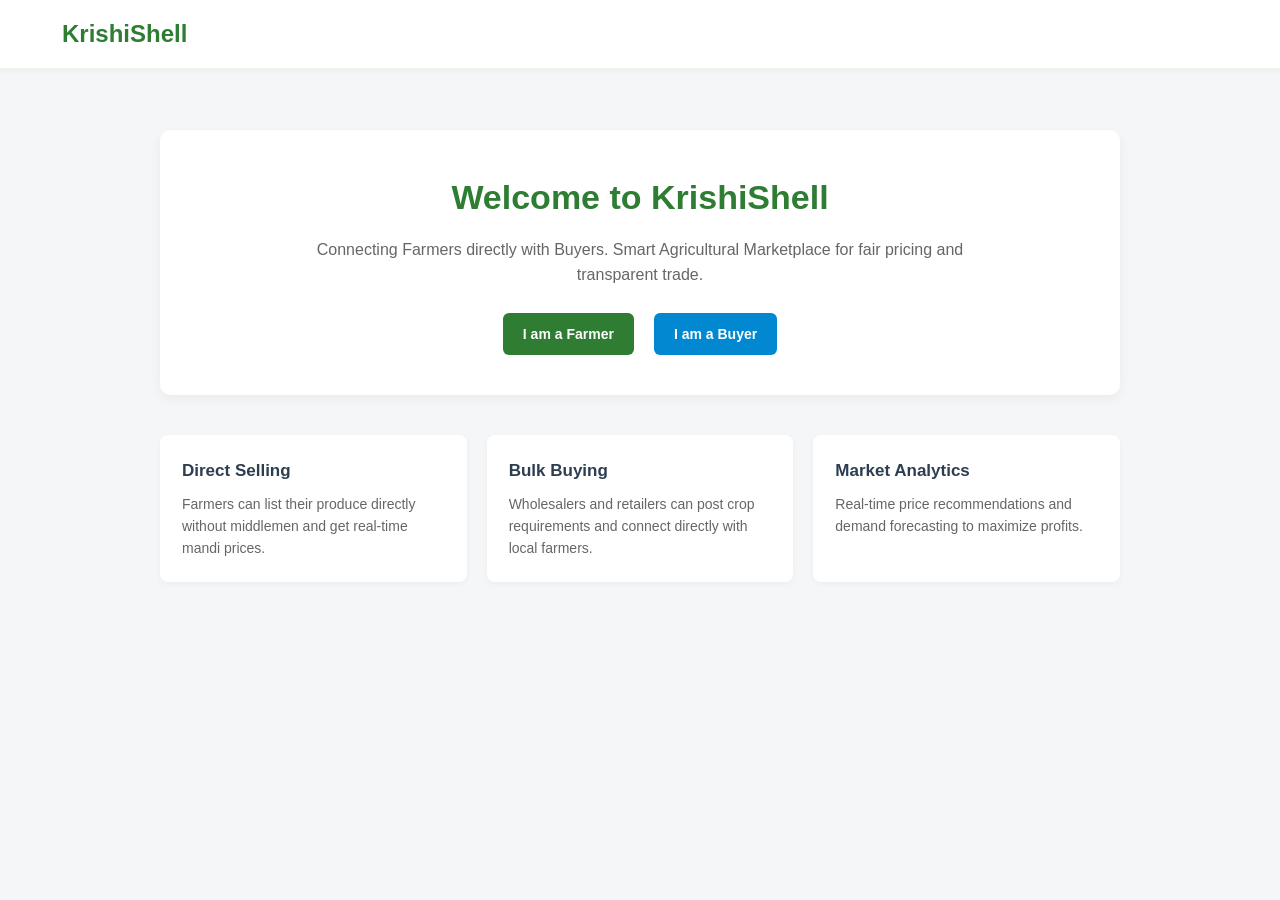
<file: frontend/index.html>
<!DOCTYPE html>
<html lang="en">
<head>
  <meta charset="UTF-8">
  <meta name="viewport" content="width=device-width, initial-scale=1.0">
  <title>KrishiShell</title>
  <link rel="stylesheet" href="public/css/style.css">
  <link rel="stylesheet" href="public/css/responsive.css">
</head>
<body>

  <header class="navbar">
    <a href="index.html" class="logo">
      <span class="logo-icon"></span>
      KrishiShell
    </a>
  </header>

  <main class="container hero-section">
    <div class="hero-card">
      <h1 class="hero-title">Welcome to KrishiShell</h1>
      <p class="hero-desc">
        Connecting Farmers directly with Buyers. Smart Agricultural Marketplace for fair pricing and transparent trade.
      </p>

      <div class="cta-group">
        <a href="public/pages/login.html?role=farmer" class="btn btn-primary">I am a Farmer</a>
        <a href="public/pages/buyer-unavailable.html" class="btn btn-secondary">I am a Buyer</a>
      </div>
    </div>

    <div class="features-grid">
      <div class="feature-box">
        <h3>Direct Selling</h3>
        <p>Farmers can list their produce directly without middlemen and get real-time mandi prices.</p>
      </div>

      <div class="feature-box">
        <h3>Bulk Buying</h3>
        <p>Wholesalers and retailers can post crop requirements and connect directly with local farmers.</p>
      </div>

      <div class="feature-box">
        <h3>Market Analytics</h3>
        <p>Real-time price recommendations and demand forecasting to maximize profits.</p>
      </div>
    </div>
  </main>

</body>
</html>
</file>
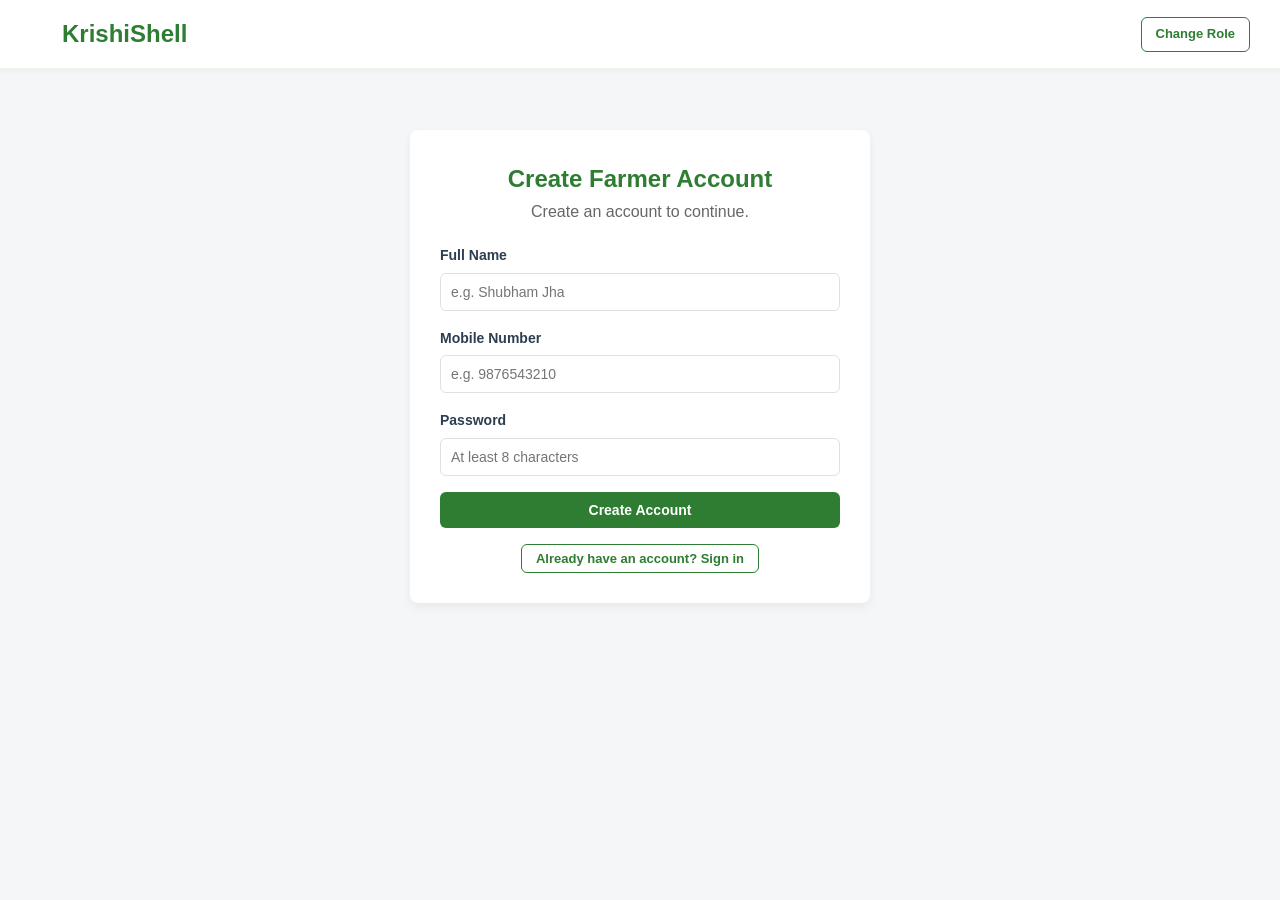
<file: frontend/public/pages/add-crop.html>
<!DOCTYPE html>
<html lang="en">
<head>
  <meta charset="UTF-8">
  <meta name="viewport" content="width=device-width, initial-scale=1.0">
  <title>Add Crop - KrishiShell</title>
  <link rel="stylesheet" href="../css/style.css">
  <link rel="stylesheet" href="../css/responsive.css">
</head>
<body onload="if (checkAuth()) loadCropOptions()">

  <header class="navbar">
    <a href="farmer-dashboard.html" class="logo">
      <span class="logo-icon"></span>
      KrishiShell
    </a>
    <a href="farmer-dashboard.html" class="btn btn-outline btn-sm">Back to Dashboard</a>
  </header>

  <main class="container form-card-container">
    <div class="card-box">
      <h2 class="text-primary">List Crop for Market Match</h2>
      <p class="text-muted" style="margin-bottom: 20px; font-size: 14px;">
        Provide produce details to compare buyers and mandi rates.
      </p>

      <form onsubmit="handleAddCrop(event)">
        <div class="form-group">
          <label for="cropName">Crop Name</label>
          <select id="cropName" required>
            <option value="">Loading crops...</option>
          </select>
        </div>

        <div class="form-group">
          <label for="cropQty">Available Quantity (in kg)</label>
          <input type="number" id="cropQty" placeholder="e.g. 500" required>
        </div>

        <div class="form-group">
          <label for="cropLocation">Farm / Mandi Location</label>
          <input type="text" id="cropLocation" placeholder="e.g. Pune, Maharashtra" required>
        </div>

        <div class="form-group">
          <label for="cropDate">Expected Ready Date</label>
          <input type="date" id="cropDate" required>
        </div>

        <div id="formMessage" class="form-message" role="status" aria-live="polite"></div>
        <button type="submit" class="btn btn-primary btn-full">Find Best Matching Buyers</button>
      </form>
    </div>
  </main>

  <script src="../js/auth.js"></script>
  <script src="../js/api.js"></script>
  <script src="../js/farmer.js"></script>
</body>
</html>
</file>
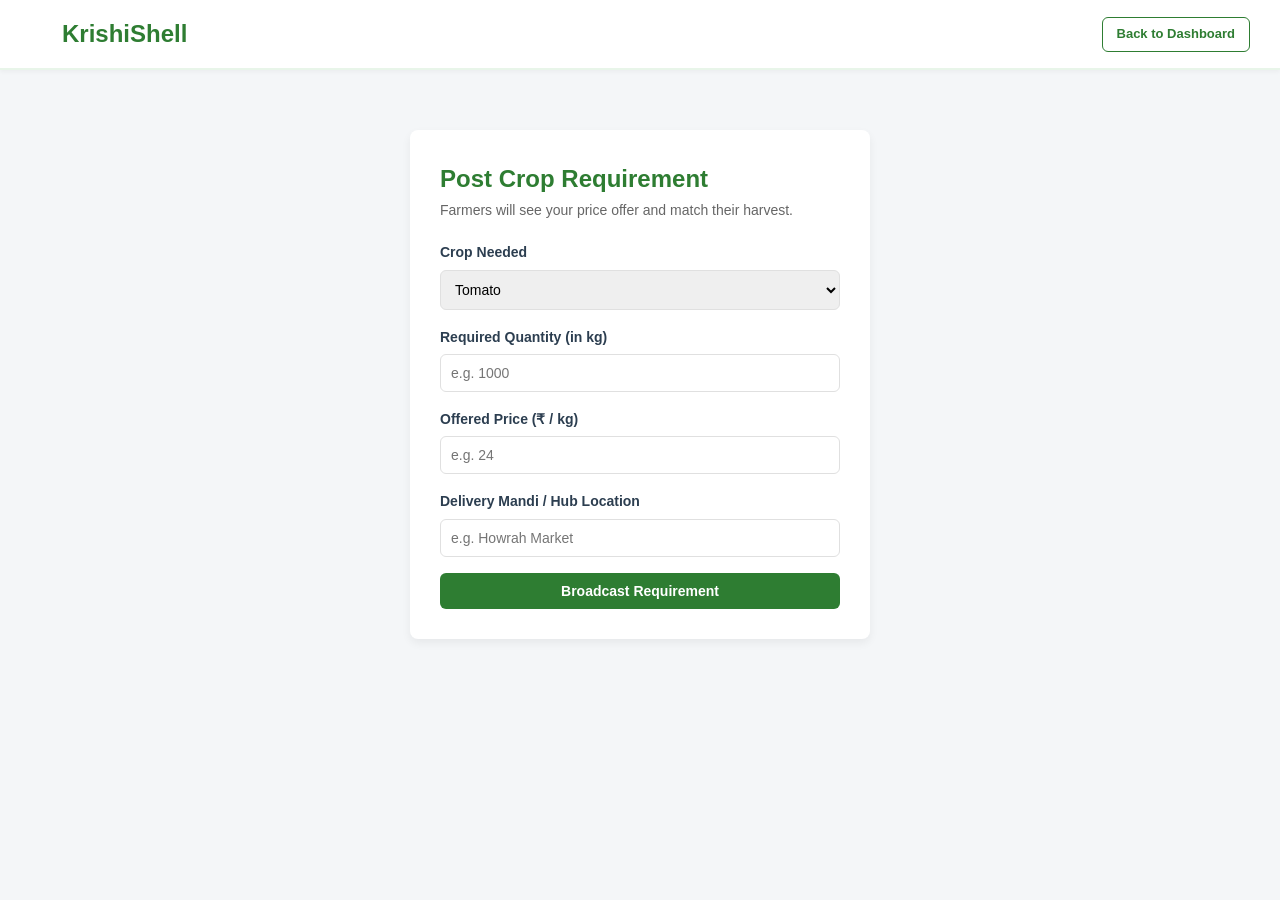
<file: frontend/public/pages/add-requirement.html>
<!DOCTYPE html>
<html lang="en">
<head>
  <meta charset="UTF-8">
  <meta name="viewport" content="width=device-width, initial-scale=1.0">
  <title>Post Demand - KrishiShell</title>
  <link rel="stylesheet" href="../css/style.css">
  <link rel="stylesheet" href="../css/responsive.css">
</head>
<body>

  <header class="navbar">
    <a href="buyer-dashboard.html" class="logo">
      <span class="logo-icon"></span>
      KrishiShell
    </a>
    <a href="buyer-dashboard.html" class="btn btn-outline btn-sm">Back to Dashboard</a>
  </header>

  <main class="container form-card-container">
    <div class="card-box">
      <h2 class="text-primary">Post Crop Requirement</h2>
      <p class="text-muted" style="margin-bottom: 20px; font-size: 14px;">
        Farmers will see your price offer and match their harvest.
      </p>

      <form onsubmit="handleAddRequirement(event)">
        <div class="form-group">
          <label for="reqCrop">Crop Needed</label>
          <select id="reqCrop" required>
            <option value="Tomato">Tomato</option>
            <option value="Potato">Potato</option>
            <option value="Onion">Onion</option>
            <option value="Wheat">Wheat</option>
          </select>
        </div>

        <div class="form-group">
          <label for="reqQty">Required Quantity (in kg)</label>
          <input type="number" id="reqQty" placeholder="e.g. 1000" required>
        </div>

        <div class="form-group">
          <label for="reqPrice">Offered Price (₹ / kg)</label>
          <input type="number" id="reqPrice" placeholder="e.g. 24" required>
        </div>

        <div class="form-group">
          <label for="reqLocation">Delivery Mandi / Hub Location</label>
          <input type="text" id="reqLocation" placeholder="e.g. Howrah Market" required>
        </div>

        <button type="submit" class="btn btn-primary btn-full">Broadcast Requirement</button>
      </form>
    </div>
  </main>

  <script src="../js/buyer.js"></script>
</body>
</html>
</file>
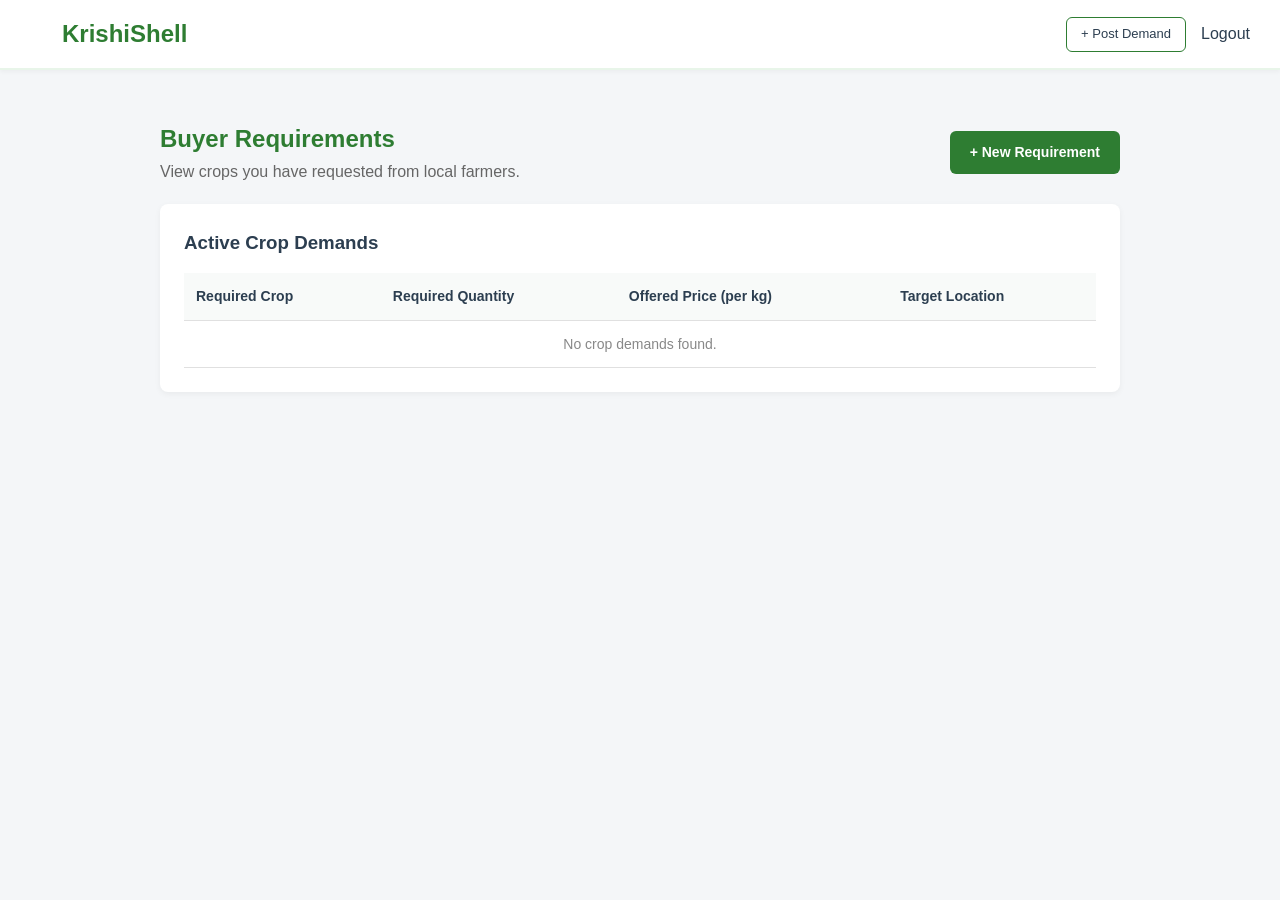
<file: frontend/public/pages/buyer-dashboard.html>
<!DOCTYPE html>
<html lang="en">
<head>
  <meta charset="UTF-8">
  <meta name="viewport" content="width=device-width, initial-scale=1.0">
  <title>Buyer Dashboard - KrishiShell</title>
  <link rel="stylesheet" href="../css/style.css">
  <link rel="stylesheet" href="../css/responsive.css">
</head>
<body onload="loadBuyerReqs()">

  <header class="navbar">
    <a href="../../index.html" class="logo">
      <span class="logo-icon"></span>
      KrishiShell
    </a>
    <div class="nav-links">
      <a href="add-requirement.html" class="btn btn-outline btn-sm">+ Post Demand</a>
      <a href="#" onclick="logout()">Logout</a>
    </div>
  </header>

  <main class="container">
    <div class="dashboard-header">
      <div>
        <h2 class="text-primary">Buyer Requirements</h2>
        <p class="text-muted">View crops you have requested from local farmers.</p>
      </div>
      <a href="add-requirement.html" class="btn btn-primary">+ New Requirement</a>
    </div>

    <section class="table-card">
      <h3>Active Crop Demands</h3>
      <table>
        <thead>
          <tr>
            <th>Required Crop</th>
            <th>Required Quantity</th>
            <th>Offered Price (per kg)</th>
            <th>Target Location</th>
          </tr>
        </thead>
        <tbody id="reqTableBody"></tbody>
      </table>
    </section>
  </main>

  <script src="../js/auth.js"></script>
  <script src="../js/buyer.js"></script>
</body>
</html>
</file>
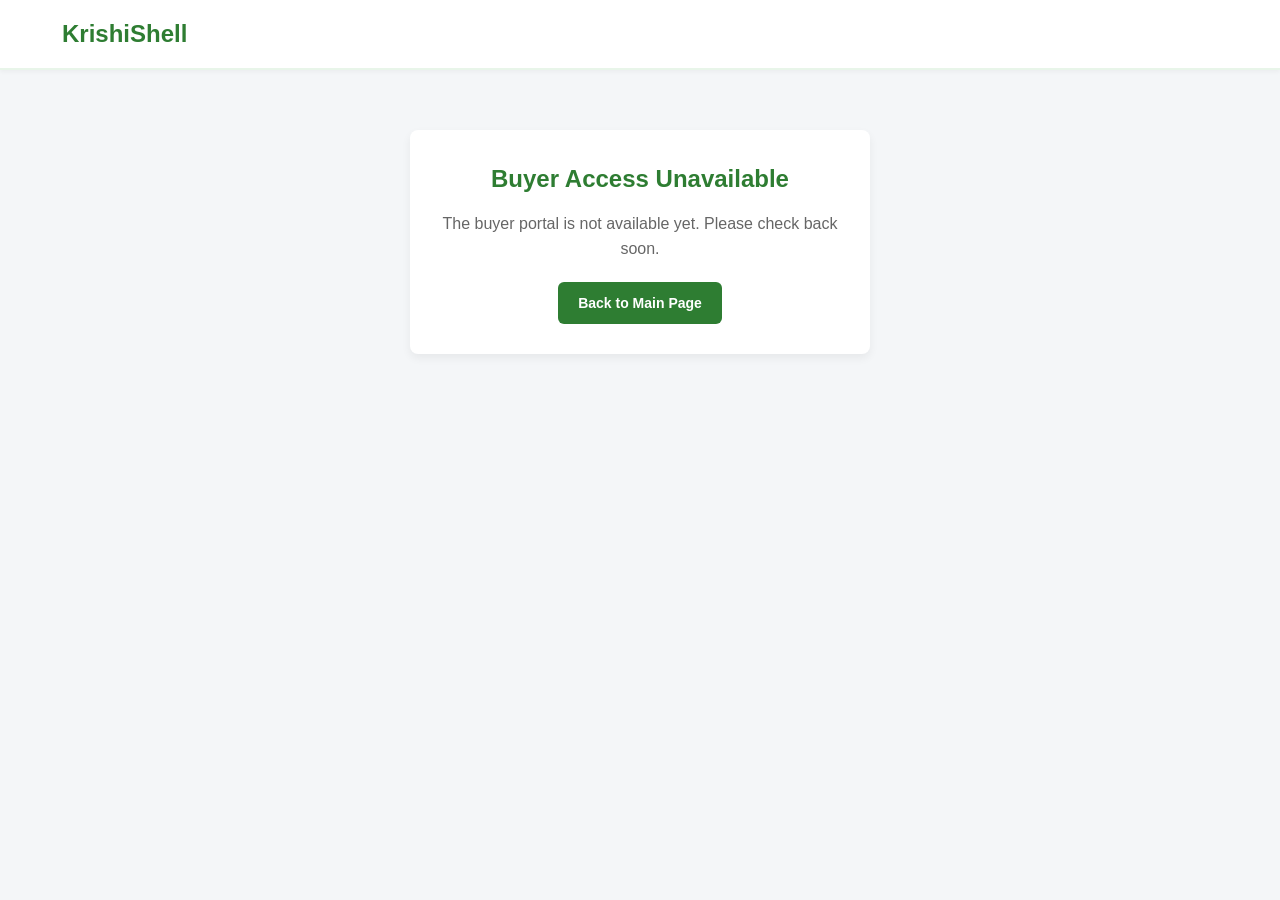
<file: frontend/public/pages/buyer-unavailable.html>
<!DOCTYPE html>
<html lang="en">
<head>
  <meta charset="UTF-8">
  <meta name="viewport" content="width=device-width, initial-scale=1.0">
  <title>Buyer Access - KrishiShell</title>
  <link rel="stylesheet" href="../css/style.css">
  <link rel="stylesheet" href="../css/responsive.css">
</head>
<body>
  <header class="navbar">
    <a href="../../index.html" class="logo">
      <span class="logo-icon"></span>
      KrishiShell
    </a>
  </header>

  <main class="container form-card-container">
    <div class="card-box text-center">
      <h2 class="text-primary">Buyer Access Unavailable</h2>
      <p class="text-muted" style="margin: 12px 0 20px;">
        The buyer portal is not available yet. Please check back soon.
      </p>
      <a href="../../index.html" class="btn btn-primary">Back to Main Page</a>
    </div>
  </main>
</body>
</html>
</file>
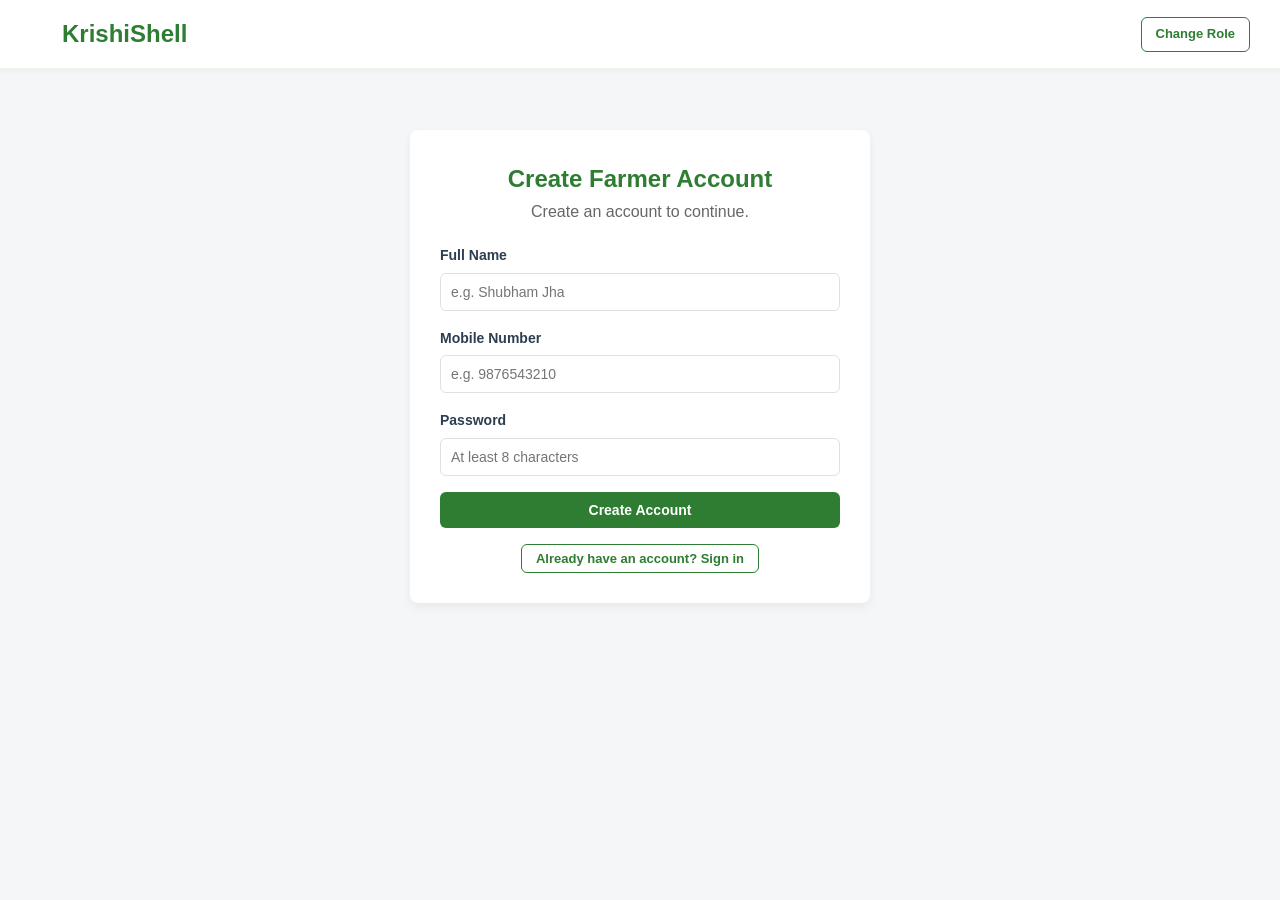
<file: frontend/public/pages/farmer-dashboard.html>
<!DOCTYPE html>
<html lang="en">
<head>
  <meta charset="UTF-8">
  <meta name="viewport" content="width=device-width, initial-scale=1.0">
  <title>Farmer Dashboard - KrishiShell</title>
  <link rel="stylesheet" href="../css/style.css">
  <link rel="stylesheet" href="../css/responsive.css">
</head>
<body onload="if (checkAuth()) loadFarmerCrops()">

  <header class="navbar">
    <a href="../../index.html" class="logo">
      <span class="logo-icon"></span>
      KrishiShell
    </a>
    <div class="nav-links">
      <a href="farmer-dashboard.html" class="active">My Crops</a>
      <a href="add-crop.html" class="btn btn-outline btn-sm">+ Add Crop</a>
      <a href="#" onclick="logout()">Logout</a>
    </div>
  </header>

  <main class="container">
    <div class="dashboard-header">
      <div>
        <h2 class="text-primary">Farmer Portal</h2>
        <p class="text-muted">Manage your current harvest and compare market prices.</p>
      </div>
      <a href="add-crop.html" class="btn btn-primary">+ Add New Produce</a>
    </div>

    <section class="stats-grid">
      <div class="stat-card">
        <h4>My Listed Crops</h4>
        <div class="val" id="statCropCount">0 Items</div>
      </div>
      <div class="stat-card">
        <h4>Active Buyer Demands</h4>
        <div class="val" id="statDemandCount">0 Buyers</div>
      </div>
    </section>

    <section class="table-card">
      <h3>Your Current Harvest Listings</h3>
      <table>
        <thead>
          <tr>
            <th>Crop Name</th>
            <th>Quantity (kg)</th>
            <th>Location</th>
            <th>Expected Date</th>
            <th>Match Action</th>
          </tr>
        </thead>
        <tbody id="cropTableBody"></tbody>
      </table>
    </section>
  </main>

  <script src="../js/auth.js"></script>
  <script src="../js/api.js"></script>
  <script src="../js/farmer.js"></script>
</body>
</html>
</file>
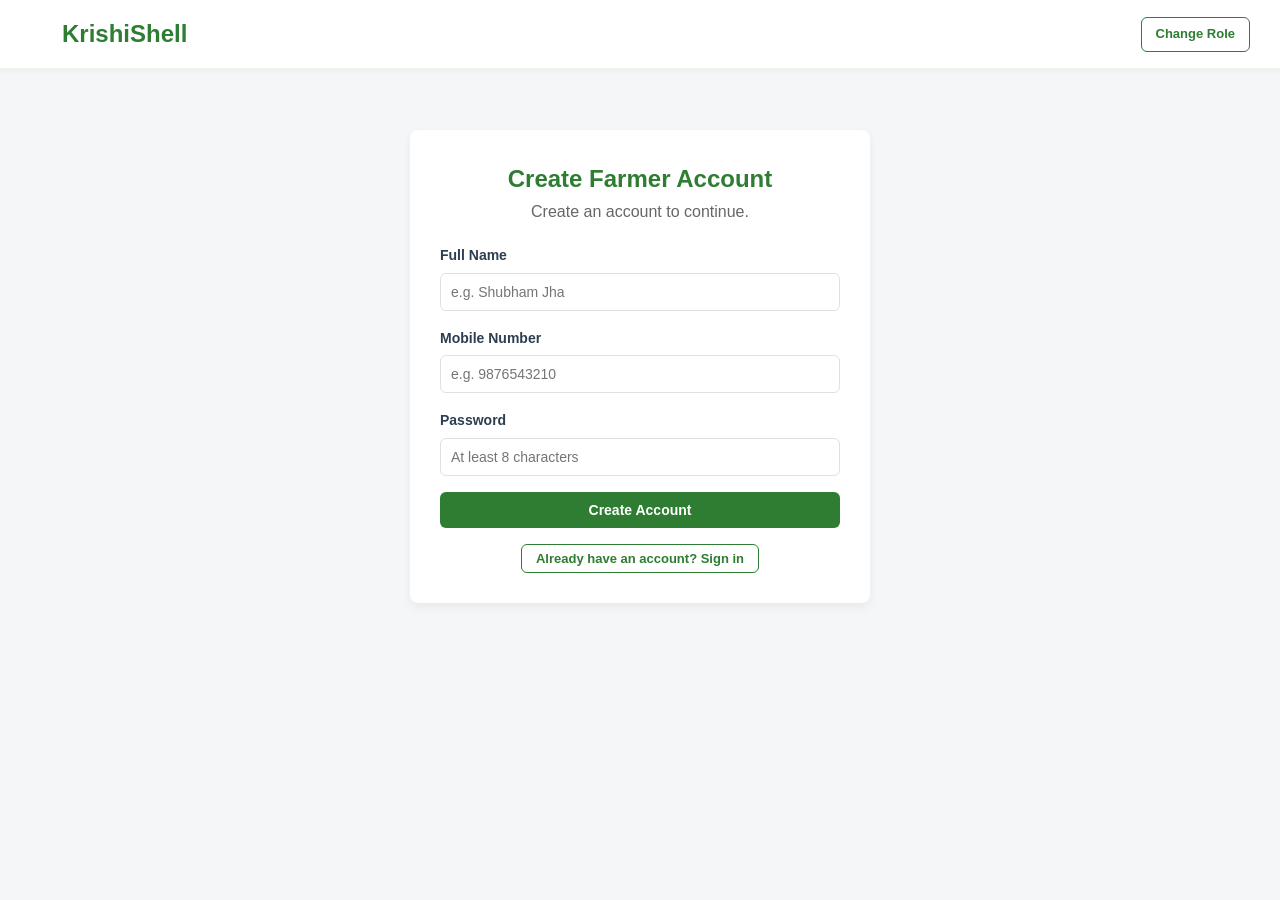
<file: frontend/public/pages/login.html>
<!DOCTYPE html>
<html lang="en">
<head>
  <meta charset="UTF-8">
  <meta name="viewport" content="width=device-width, initial-scale=1.0">
  <title>Login - KrishiShell</title>
  <link rel="stylesheet" href="../css/style.css">
  <link rel="stylesheet" href="../css/responsive.css">
</head>
<body onload="setupSelectedRole()">

  <header class="navbar">
    <a href="../../index.html" class="logo">
      <span class="logo-icon"></span>
      KrishiShell
    </a>
    <a href="../../index.html" class="btn btn-outline btn-sm">Change Role</a>
  </header>

  <div class="container form-card-container">
    <div class="card-box">
      <h2 id="loginTitle" class="text-primary text-center">Create Farmer Account</h2>
      <p id="loginSubtitle" class="text-center text-muted" style="margin-bottom: 20px;">Create an account to continue.</p>
      
      <form onsubmit="handleLogin(event)">
        <div class="form-group">
          <label for="userName">Full Name</label>
          <input type="text" id="userName" placeholder="e.g. Shubham Jha" required>
        </div>

        <div class="form-group">
          <label for="userContact">Mobile Number</label>
          <input type="text" id="userContact" placeholder="e.g. 9876543210" required>
        </div>

        <div class="form-group">
          <label for="userPass">Password</label>
          <input type="password" id="userPass" minlength="8" placeholder="At least 8 characters" required>
        </div>

        <div id="loginMessage" class="form-message" role="alert" aria-live="polite"></div>
        <button id="authSubmit" type="submit" class="btn btn-primary btn-full">Create Account</button>
      </form>
      <p class="text-center" style="margin-top: 16px;">
        <button id="authModeToggle" type="button" class="btn btn-outline btn-sm">Already have an account? Sign in</button>
      </p>
    </div>
  </div>

  <script src="../js/auth.js"></script>
  <script>
    function setupSelectedRole() {
      const params = new URLSearchParams(window.location.search);
      const titleElem = document.getElementById('loginTitle');
      if (params.get('role') === 'buyer') {
        titleElem.innerText = 'Farmer accounts only';
      }
    }
  </script>
</body>
</html>
</file>
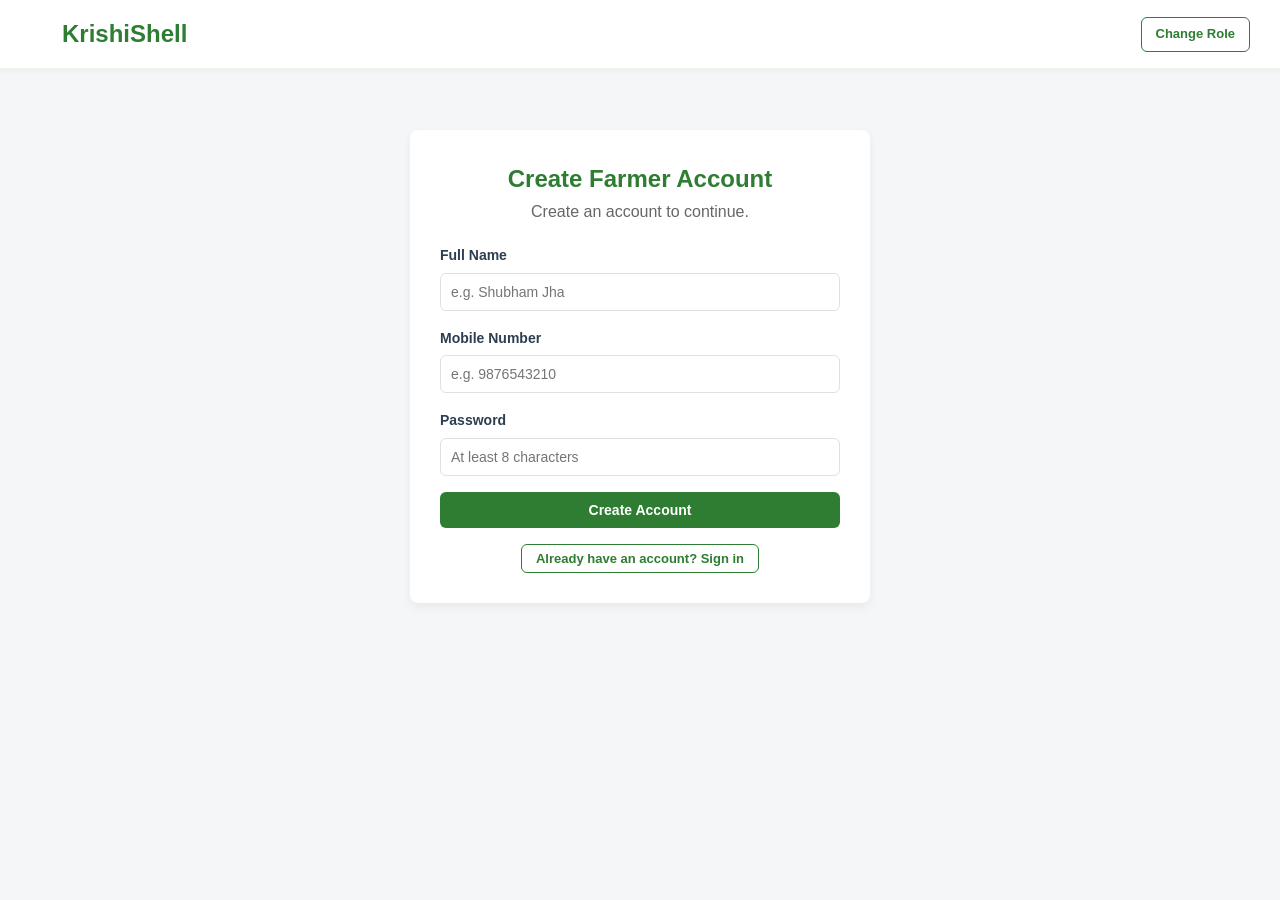
<file: frontend/public/pages/results.html>
<!DOCTYPE html>
<html lang="en">
<head>
  <meta charset="UTF-8">
  <meta name="viewport" content="width=device-width, initial-scale=1.0">
  <title>Market Matches - KrishiShell</title>
  <link rel="stylesheet" href="../css/style.css">
  <link rel="stylesheet" href="../css/responsive.css">
</head>
<body onload="if (checkAuth()) loadMatchResults()">

  <header class="navbar">
    <a href="farmer-dashboard.html" class="logo">
      <span class="logo-icon"></span>
      KrishiShell
    </a>
    <a href="farmer-dashboard.html" class="btn btn-outline btn-sm">Back to Dashboard</a>
  </header>

  <main class="container">
    <div class="dashboard-header">
      <div>
        <h2 id="cropTitle" class="text-primary">Matching Buyers & Mandi Rates</h2>
        <p class="text-muted">Calculated based on mandi price, distance, and estimated transport costs.</p>
      </div>
    </div>

    <div id="resultsLoading" class="loading-state" role="status" aria-live="polite">
      <span class="loading-spinner" aria-hidden="true"></span>
      <p>Finding the best market matches...</p>
    </div>
    <div class="results-grid" id="resultsList" hidden></div>
  </main>

  <script src="../js/auth.js"></script>
  <script src="../js/api.js"></script>
  <script src="../js/main.js"></script>
</body>
</html>
</file>
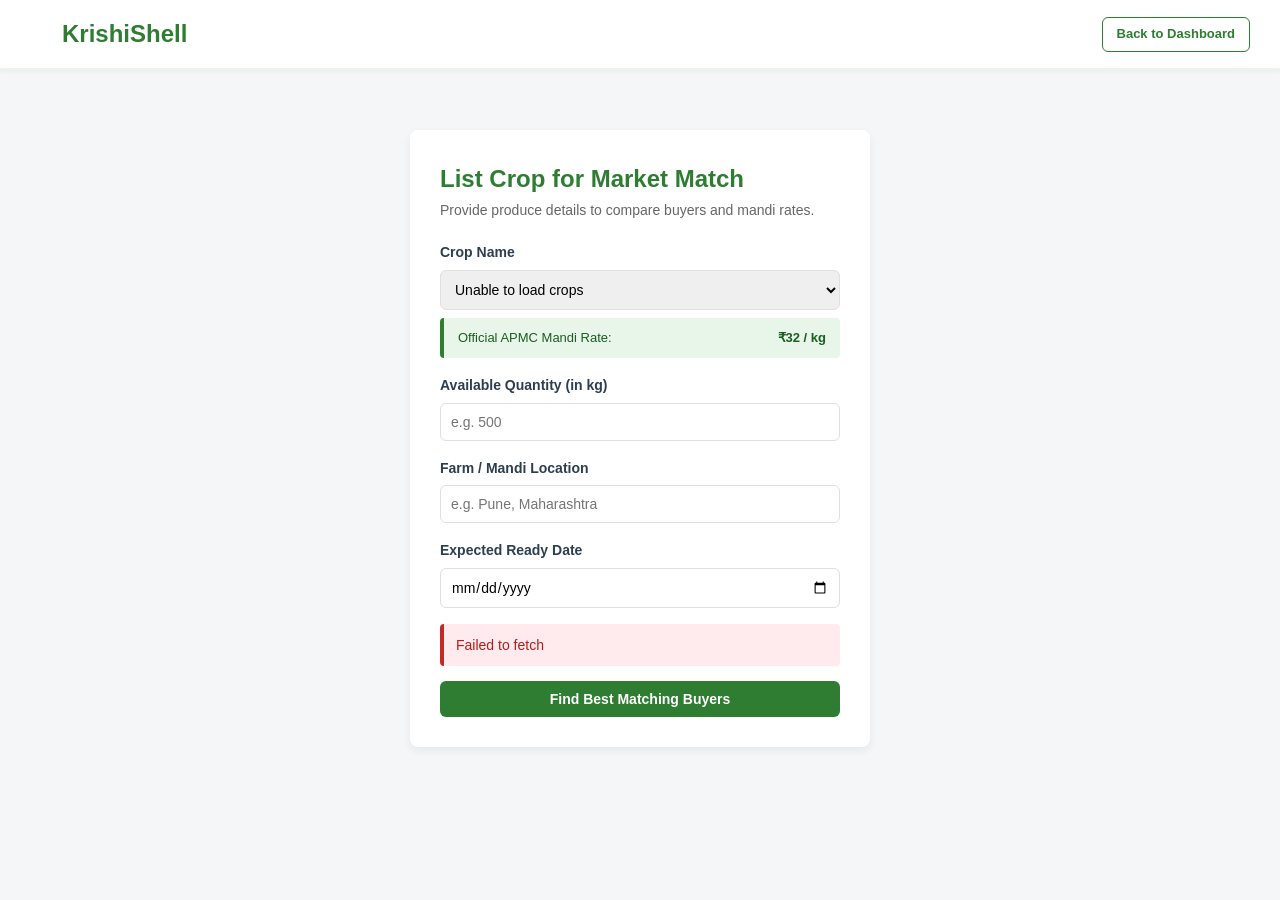
<file: frontend/my-app/public/pages/add-crop.html>
<!DOCTYPE html>
<html lang="en">
<head>
  <meta charset="UTF-8">
  <meta name="viewport" content="width=device-width, initial-scale=1.0">
  <title>Add Crop - KrishiShell</title>
  <link rel="stylesheet" href="../css/style.css">
</head>
<body onload="loadCropOptions()">

  <header class="navbar">
    <a href="farmer-dashboard.html" class="logo">
      <span class="logo-icon"></span>
      KrishiShell
    </a>
    <a href="farmer-dashboard.html" class="btn btn-outline btn-sm">Back to Dashboard</a>
  </header>

  <main class="container form-card-container">
    <div class="card-box">
      <h2 class="text-primary">List Crop for Market Match</h2>
      <p class="text-muted" style="margin-bottom: 20px; font-size: 14px;">
        Provide produce details to compare buyers and mandi rates.
      </p>

      <form onsubmit="handleAddCrop(event)">
        <div class="form-group">
          <label for="cropName">Crop Name</label>
          <select id="cropName" onchange="updateMandiRateBadge()" required>
            <option value="">Loading crops...</option>
          </select>
          
          <div class="live-rate-badge">
            <span>Official APMC Mandi Rate:</span>
            <strong id="liveMandiPrice">₹32 / kg</strong>
          </div>
        </div>

        <div class="form-group">
          <label for="cropQty">Available Quantity (in kg)</label>
          <input type="number" id="cropQty" placeholder="e.g. 500" required>
        </div>

        <div class="form-group">
          <label for="cropLocation">Farm / Mandi Location</label>
          <input type="text" id="cropLocation" placeholder="e.g. Pune, Maharashtra" required>
        </div>

        <div class="form-group">
          <label for="cropDate">Expected Ready Date</label>
          <input type="date" id="cropDate" required>
        </div>

        <div id="formMessage" class="form-message" role="status" aria-live="polite"></div>
        <button type="submit" class="btn btn-primary btn-full">Find Best Matching Buyers</button>
      </form>
    </div>
  </main>

  <script src="../js/api.js"></script>
  <script src="../js/farmer.js"></script>
</body>
</html>
</file>
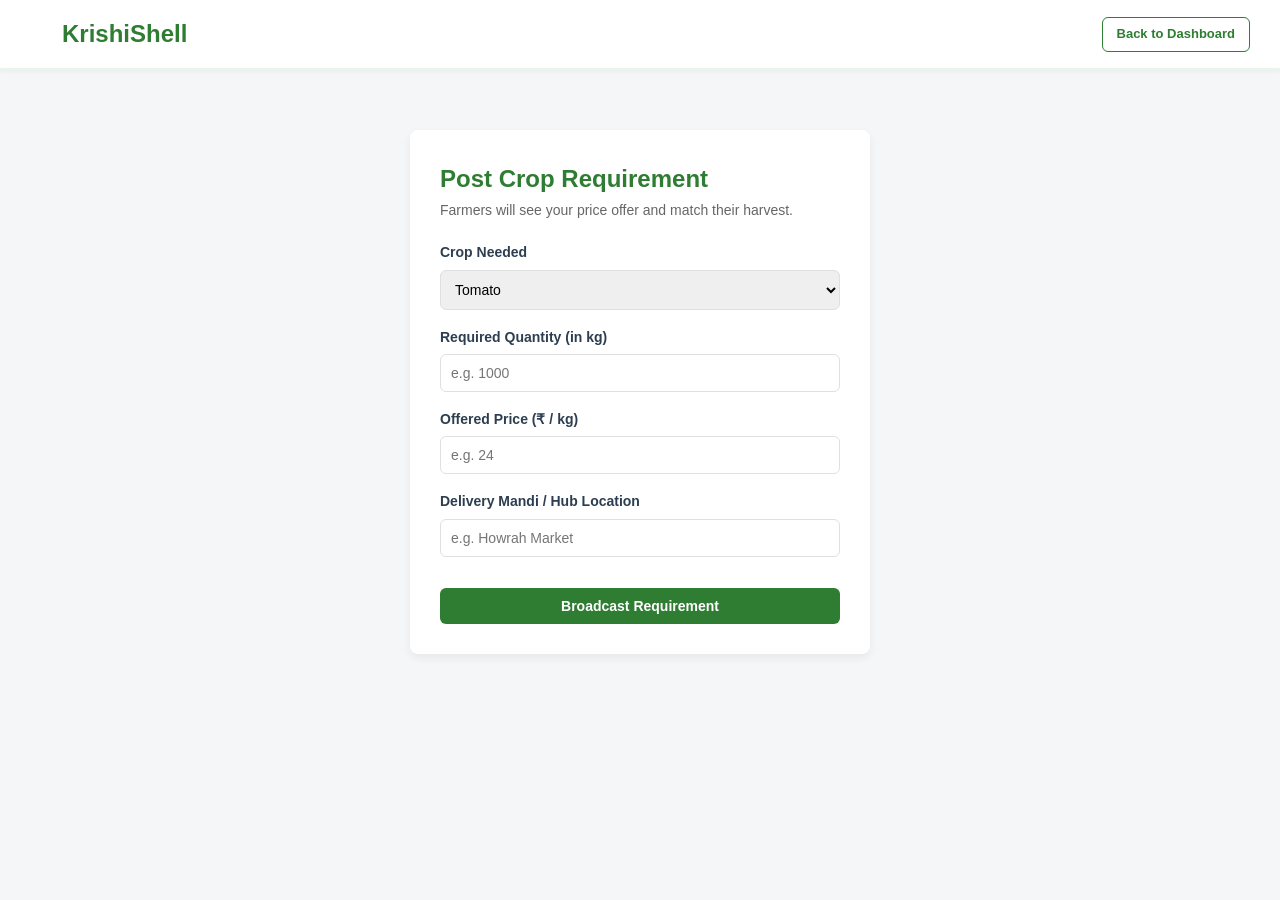
<file: frontend/my-app/public/pages/add-requirement.html>
<!DOCTYPE html>
<html lang="en">
<head>
  <meta charset="UTF-8">
  <meta name="viewport" content="width=device-width, initial-scale=1.0">
  <title>Post Demand - KrishiShell</title>
  <link rel="stylesheet" href="../css/style.css">
</head>
<body>

  <header class="navbar">
    <a href="buyer-dashboard.html" class="logo">
      <span class="logo-icon"></span>
      KrishiShell
    </a>
    <a href="buyer-dashboard.html" class="btn btn-outline btn-sm">Back to Dashboard</a>
  </header>

  <main class="container form-card-container">
    <div class="card-box">
      <h2 class="text-primary">Post Crop Requirement</h2>
      <p class="text-muted" style="margin-bottom: 20px; font-size: 14px;">
        Farmers will see your price offer and match their harvest.
      </p>

      <form onsubmit="handleAddRequirement(event)">
        <div class="form-group">
          <label for="reqCrop">Crop Needed</label>
          <select id="reqCrop" required>
            <option value="Tomato">Tomato</option>
            <option value="Potato">Potato</option>
            <option value="Onion">Onion</option>
            <option value="Wheat">Wheat</option>
          </select>
        </div>

        <div class="form-group">
          <label for="reqQty">Required Quantity (in kg)</label>
          <input type="number" id="reqQty" placeholder="e.g. 1000" required>
        </div>

        <div class="form-group">
          <label for="reqPrice">Offered Price (₹ / kg)</label>
          <input type="number" id="reqPrice" placeholder="e.g. 24" required>
        </div>

        <div class="form-group">
          <label for="reqLocation">Delivery Mandi / Hub Location</label>
          <input type="text" id="reqLocation" placeholder="e.g. Howrah Market" required>
        </div>

        <button type="submit" class="btn btn-primary btn-full">Broadcast Requirement</button>
      </form>
    </div>
  </main>

  <script src="../js/buyer.js"></script>
</body>
</html>
</file>
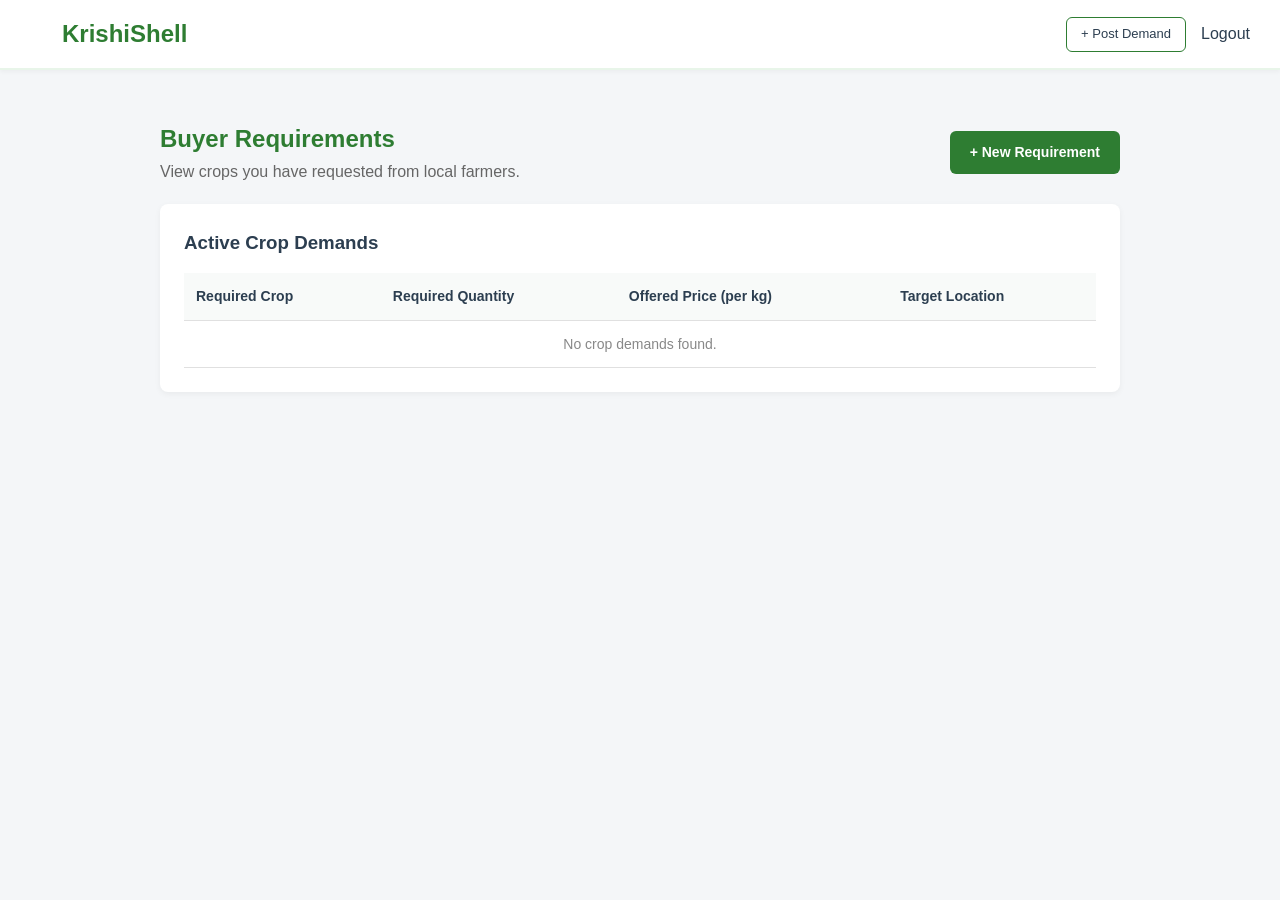
<file: frontend/my-app/public/pages/buyer-dashboard.html>
<!DOCTYPE html>
<html lang="en">
<head>
  <meta charset="UTF-8">
  <meta name="viewport" content="width=device-width, initial-scale=1.0">
  <title>Buyer Dashboard - KrishiShell</title>
  <link rel="stylesheet" href="../css/style.css">
</head>
<body onload="loadBuyerReqs()">

  <header class="navbar">
    <a href="../index.html" class="logo">
      <span class="logo-icon"></span>
      KrishiShell
    </a>
    <div class="nav-links">
      <a href="add-requirement.html" class="btn btn-outline btn-sm">+ Post Demand</a>
      <a href="#" onclick="logout()">Logout</a>
    </div>
  </header>

  <main class="container">
    <div class="dashboard-header">
      <div>
        <h2 class="text-primary">Buyer Requirements</h2>
        <p class="text-muted">View crops you have requested from local farmers.</p>
      </div>
      <a href="add-requirement.html" class="btn btn-primary">+ New Requirement</a>
    </div>

    <section class="table-card">
      <h3>Active Crop Demands</h3>
      <table>
        <thead>
          <tr>
            <th>Required Crop</th>
            <th>Required Quantity</th>
            <th>Offered Price (per kg)</th>
            <th>Target Location</th>
          </tr>
        </thead>
        <tbody id="reqTableBody"></tbody>
      </table>
    </section>
  </main>

  <script src="../js/auth.js"></script>
  <script src="../js/buyer.js"></script>
</body>
</html>
</file>
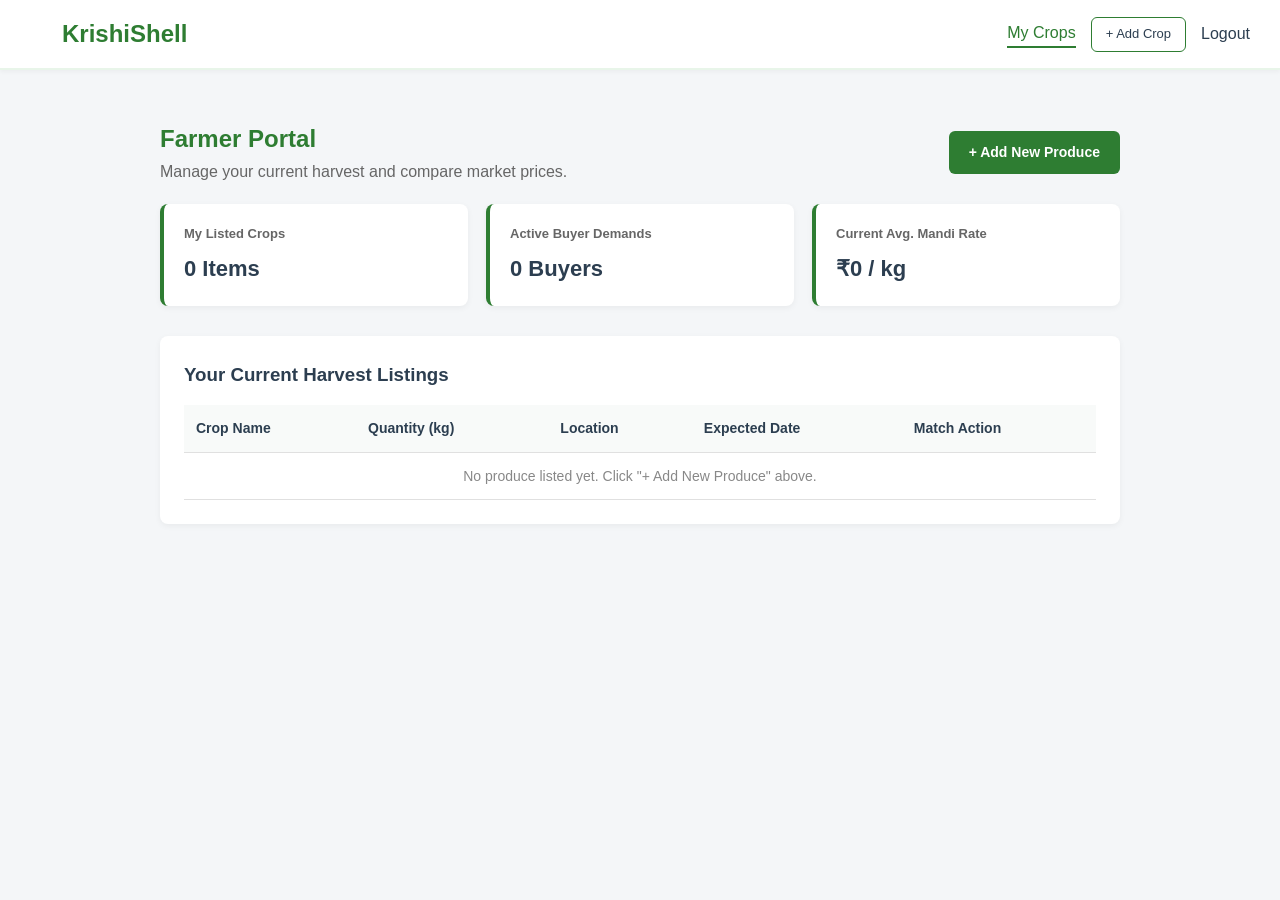
<file: frontend/my-app/public/pages/farmer-dashboard.html>
<!DOCTYPE html>
<html lang="en">
<head>
  <meta charset="UTF-8">
  <meta name="viewport" content="width=device-width, initial-scale=1.0">
  <title>Farmer Dashboard - KrishiShell</title>
  <link rel="stylesheet" href="../css/style.css">
</head>
<body onload="loadFarmerCrops()">

  <header class="navbar">
    <a href="../index.html" class="logo">
      <span class="logo-icon"></span>
      KrishiShell
    </a>
    <div class="nav-links">
      <a href="farmer-dashboard.html" class="active">My Crops</a>
      <a href="add-crop.html" class="btn btn-outline btn-sm">+ Add Crop</a>
      <a href="#" onclick="logout()">Logout</a>
    </div>
  </header>

  <main class="container">
    <div class="dashboard-header">
      <div>
        <h2 class="text-primary">Farmer Portal</h2>
        <p class="text-muted">Manage your current harvest and compare market prices.</p>
      </div>
      <a href="add-crop.html" class="btn btn-primary">+ Add New Produce</a>
    </div>

    <section class="stats-grid">
      <div class="stat-card">
        <h4>My Listed Crops</h4>
        <div class="val" id="statCropCount">0 Items</div>
      </div>
      <div class="stat-card">
        <h4>Active Buyer Demands</h4>
        <div class="val" id="statDemandCount">0 Buyers</div>
      </div>
      <div class="stat-card">
        <h4>Current Avg. Mandi Rate</h4>
        <div class="val" id="statAvgRate">₹0 / kg</div>
      </div>
    </section>

    <section class="table-card">
      <h3>Your Current Harvest Listings</h3>
      <table>
        <thead>
          <tr>
            <th>Crop Name</th>
            <th>Quantity (kg)</th>
            <th>Location</th>
            <th>Expected Date</th>
            <th>Match Action</th>
          </tr>
        </thead>
        <tbody id="cropTableBody"></tbody>
      </table>
    </section>
  </main>

  <script src="../js/auth.js"></script>
  <script src="../js/api.js"></script>
  <script src="../js/farmer.js"></script>
</body>
</html>
</file>
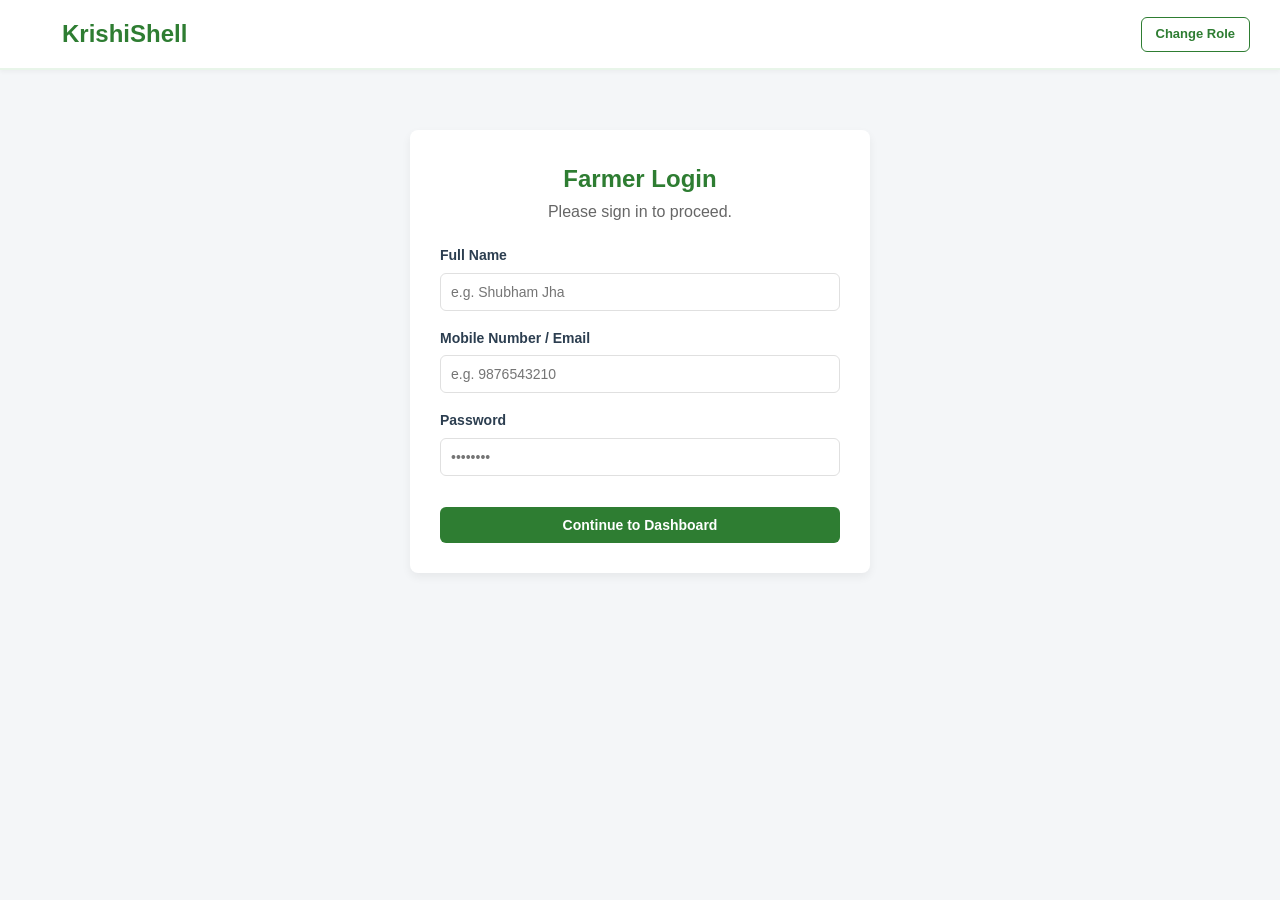
<file: frontend/my-app/public/pages/login.html>
<!DOCTYPE html>
<html lang="en">
<head>
  <meta charset="UTF-8">
  <meta name="viewport" content="width=device-width, initial-scale=1.0">
  <title>Login - KrishiShell</title>
  <link rel="stylesheet" href="../css/style.css">
</head>
<body onload="setupSelectedRole()">

  <header class="navbar">
    <a href="../index.html" class="logo">
      <span class="logo-icon"></span>
      KrishiShell
    </a>
    <a href="../index.html" class="btn btn-outline btn-sm">Change Role</a>
  </header>

  <div class="container form-card-container">
    <div class="card-box">
      <h2 id="loginTitle" class="text-primary text-center">Login</h2>
      <p id="loginSubtitle" class="text-center text-muted" style="margin-bottom: 20px;">Please sign in to proceed.</p>
      
      <form onsubmit="handleLogin(event)">
        <input type="hidden" id="userRole" value="farmer">

        <div class="form-group">
          <label>Full Name</label>
          <input type="text" id="userName" placeholder="e.g. Shubham Jha" required>
        </div>

        <div class="form-group">
          <label>Mobile Number / Email</label>
          <input type="text" id="userContact" placeholder="e.g. 9876543210" required>
        </div>

        <div class="form-group">
          <label>Password</label>
          <input type="password" id="userPass" placeholder="••••••••" required>
        </div>

        <div id="loginMessage" class="form-message" role="alert" aria-live="polite"></div>
        <button type="submit" class="btn btn-primary btn-full">Continue to Dashboard</button>
      </form>
    </div>
  </div>

  <script src="../js/auth.js"></script>
  <script>
    function setupSelectedRole() {
      const params = new URLSearchParams(window.location.search);
      const role = params.get('role');
      const hiddenRole = document.getElementById('userRole');
      const titleElem = document.getElementById('loginTitle');

      if (role === 'buyer') {
        hiddenRole.value = 'buyer';
        titleElem.innerText = 'Buyer Login';
      } else {
        hiddenRole.value = 'farmer';
        titleElem.innerText = 'Farmer Login';
      }
    }
  </script>
</body>
</html>
</file>
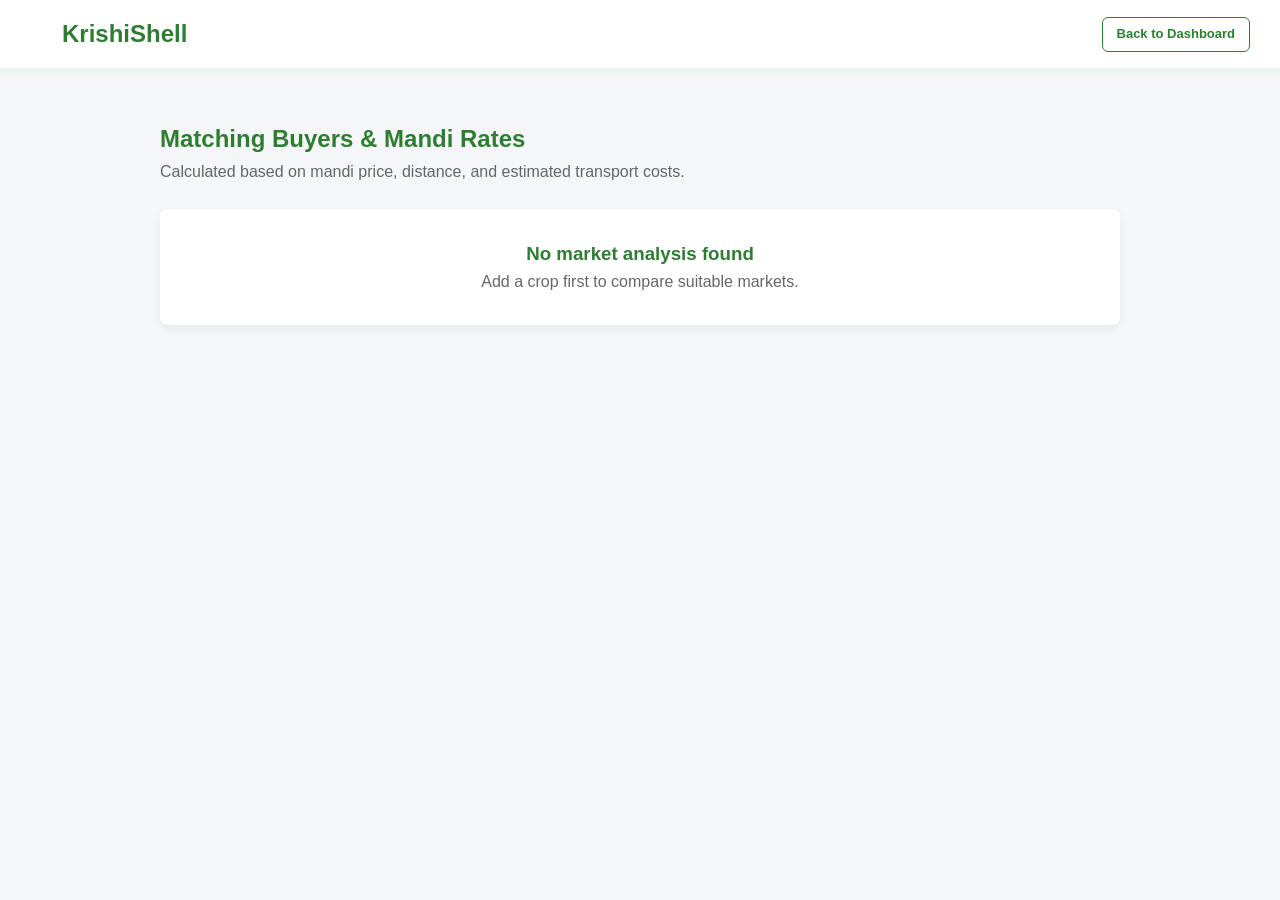
<file: frontend/my-app/public/pages/results.html>
<!DOCTYPE html>
<html lang="en">
<head>
  <meta charset="UTF-8">
  <meta name="viewport" content="width=device-width, initial-scale=1.0">
  <title>Market Matches - KrishiShell</title>
  <link rel="stylesheet" href="../css/style.css">
</head>
<body onload="loadMatchResults()">

  <header class="navbar">
    <a href="farmer-dashboard.html" class="logo">
      <span class="logo-icon"></span>
      KrishiShell
    </a>
    <a href="farmer-dashboard.html" class="btn btn-outline btn-sm">Back to Dashboard</a>
  </header>

  <main class="container">
    <div class="dashboard-header">
      <div>
        <h2 id="cropTitle" class="text-primary">Matching Buyers & Mandi Rates</h2>
        <p class="text-muted">Calculated based on mandi price, distance, and estimated transport costs.</p>
      </div>
    </div>

    <div class="results-grid" id="resultsList"></div>
  </main>

  <script src="../js/api.js"></script>
  <script src="../js/main.js"></script>
</body>
</html>
</file>
<file: frontend/public/css/style.css>
* {
  margin: 0;
  padding: 0;
  box-sizing: border-box;
  font-family: 'Segoe UI', Tahoma, Geneva, Verdana, sans-serif;
}

:root {
  --primary: #2e7d32;
  --primary-dark: #1b5e20;
  --secondary: #0288d1;
  --bg-light: #f4f6f8;
  --card-bg: #ffffff;
  --text-dark: #2c3e50;
  --text-muted: #666666;
  --border-color: #e0e0e0;
}

body {
  background-color: var(--bg-light);
  color: var(--text-dark);
  line-height: 1.6;
}

.container {
  max-width: 1000px;
  margin: 0 auto;
  padding: 20px;
}

.navbar {
  background: #ffffff;
  border-bottom: 2px solid #e8f5e9;
  padding: 15px 30px;
  display: flex;
  justify-content: space-between;
  align-items: center;
  box-shadow: 0 2px 4px rgba(0, 0, 0, 0.04);
}

.navbar .logo {
  font-size: 24px;
  font-weight: 700;
  color: var(--primary);
  text-decoration: none;
  display: inline-flex;
  align-items: center;
}

.logo-icon {
  display: inline-block;
  width: 24px;
  height: 24px;
  margin-right: 8px;
}

.nav-links {
  display: flex;
  align-items: center;
  gap: 15px;
}

.nav-links a {
  text-decoration: none;
  color: var(--text-dark);
  font-weight: 500;
}

.nav-links a.active {
  color: var(--primary);
  border-bottom: 2px solid var(--primary);
}

.btn {
  display: inline-block;
  padding: 10px 20px;
  border-radius: 6px;
  border: none;
  cursor: pointer;
  font-size: 14px;
  font-weight: 600;
  text-decoration: none;
  text-align: center;
}

.btn-primary {
  background: var(--primary);
  color: #ffffff;
}

.btn-secondary {
  background: var(--secondary);
  color: #ffffff;
}

.btn-outline {
  border: 1.5px solid var(--primary);
  background: transparent;
  color: var(--primary);
}

.btn-danger {
  border: 1.5px solid #c62828;
  background: transparent;
  color: #c62828;
}

.btn-sm {
  padding: 6px 14px;
  font-size: 13px;
}

.btn-full {
  width: 100%;
}

.hero-section {
  text-align: center;
  margin-top: 40px;
}

.hero-card {
  background: var(--card-bg);
  padding: 40px 25px;
  border-radius: 10px;
  box-shadow: 0 4px 12px rgba(0, 0, 0, 0.05);
}

.hero-title {
  font-size: 34px;
  color: var(--primary);
  margin-bottom: 12px;
}

.hero-desc {
  font-size: 16px;
  color: var(--text-muted);
  max-width: 650px;
  margin: 0 auto 25px auto;
}

.cta-group {
  display: flex;
  justify-content: center;
  gap: 20px;
  flex-wrap: wrap;
}

.features-grid {
  display: grid;
  grid-template-columns: repeat(auto-fit, minmax(250px, 1fr));
  gap: 20px;
  margin-top: 40px;
  text-align: left;
}

.feature-box {
  background: var(--card-bg);
  padding: 22px;
  border-radius: 8px;
  box-shadow: 0 2px 6px rgba(0, 0, 0, 0.04);
}

.feature-box h3 {
  font-size: 17px;
  margin-bottom: 8px;
  color: var(--text-dark);
}

.feature-box p {
  font-size: 14px;
  color: var(--text-muted);
}

.form-card-container {
  max-width: 500px;
  margin: 40px auto;
}

.card-box {
  background: var(--card-bg);
  padding: 30px;
  border-radius: 8px;
  box-shadow: 0 4px 10px rgba(0, 0, 0, 0.06);
}

.form-group {
  margin-bottom: 16px;
}

.form-group label {
  display: block;
  font-weight: 600;
  margin-bottom: 6px;
  font-size: 14px;
}

.form-group input,
.form-group select {
  width: 100%;
  padding: 10px;
  border: 1px solid var(--border-color);
  border-radius: 6px;
  font-size: 14px;
}

.form-message {
  display: none;
  margin-top: 12px;
  padding: 10px 12px;
  border-left: 4px solid #c62828;
  border-radius: 4px;
  background: #ffebee;
  color: #b71c1c;
  font-size: 14px;
}

.form-message.visible {
  display: block;
}

.dashboard-header {
  display: flex;
  justify-content: space-between;
  align-items: center;
  margin: 30px 0 20px;
  flex-wrap: wrap;
  gap: 15px;
}

.stats-grid {
  display: grid;
  grid-template-columns: repeat(auto-fit, minmax(200px, 1fr));
  gap: 18px;
  margin-bottom: 30px;
}

.stat-card {
  background: var(--card-bg);
  padding: 20px;
  border-radius: 8px;
  box-shadow: 0 2px 6px rgba(0, 0, 0, 0.05);
  border-left: 4px solid var(--primary);
}

.stat-card h4 {
  color: var(--text-muted);
  font-size: 13px;
  margin-bottom: 6px;
}

.stat-card .val {
  font-size: 22px;
  font-weight: 700;
  color: var(--text-dark);
}

.table-card {
  background: var(--card-bg);
  padding: 24px;
  border-radius: 8px;
  box-shadow: 0 2px 6px rgba(0, 0, 0, 0.05);
}

table {
  width: 100%;
  border-collapse: collapse;
  margin-top: 15px;
}

th, td {
  text-align: left;
  padding: 12px;
  border-bottom: 1px solid var(--border-color);
  font-size: 14px;
}

th {
  background-color: #f8faf9;
  font-weight: 600;
}

.table-actions {
  display: flex;
  gap: 8px;
  flex-wrap: wrap;
}

.results-grid {
  display: grid;
  grid-template-columns: repeat(auto-fit, minmax(280px, 1fr));
  gap: 20px;
  margin-top: 25px;
}

.loading-state {
  display: flex;
  align-items: center;
  justify-content: center;
  gap: 12px;
  min-height: 220px;
  color: var(--text-muted);
  font-size: 16px;
}

.loading-state[hidden] {
  display: none;
}

.loading-spinner {
  width: 24px;
  height: 24px;
  border: 3px solid #d7ead8;
  border-top-color: var(--primary);
  border-radius: 50%;
  animation: loading-spin 0.8s linear infinite;
}

@keyframes loading-spin {
  to {
    transform: rotate(360deg);
  }
}

.result-card {
  background: var(--card-bg);
  border: 1px solid var(--border-color);
  border-radius: 8px;
  padding: 20px;
  box-shadow: 0 2px 5px rgba(0, 0, 0, 0.04);
}

.recommended-card {
  border: 2px solid var(--primary);
  box-shadow: 0 4px 12px rgba(46, 125, 50, 0.18);
}

.market-badge {
  display: inline-block;
  padding: 4px 8px;
  border-radius: 4px;
  background: #e8f5e9;
  color: var(--primary-dark);
  font-size: 12px;
  font-weight: 700;
  margin-bottom: 8px;
}

.buyer-price {
  font-size: 20px;
  font-weight: 700;
  color: var(--primary);
  margin: 10px 0;
}

.detail-row {
  display: flex;
  justify-content: space-between;
  margin-bottom: 8px;
  font-size: 14px;
}

.fare-deduct {
  color: #c62828;
}

.profit-row {
  border-top: 1px dashed var(--border-color);
  padding-top: 8px;
  font-weight: 600;
}

.profit-val {
  color: var(--primary);
}

.text-primary { color: var(--primary); }
.text-muted { color: var(--text-muted); }
.text-center { text-align: center; }
</file>
<file: frontend/public/css/responsive.css>
/* Tablet and Small Screens (Max 768px) */
@media (max-width: 768px) {
  body {
    overflow-x: hidden;
  }

  /* Navbar */
  .navbar {
    flex-direction: column;
    gap: 12px;
    padding: 14px 16px;
    text-align: center;
  }

  .navbar .logo {
    font-size: 22px;
  }

  .nav-links {
    width: 100%;
    justify-content: center;
    gap: 10px;
  }

  .nav-links a {
    margin-left: 0;
  }

  .container {
    width: 100%;
    padding: 16px;
  }

  /* Landing Page Hero */
  .hero-title {
    font-size: 28px;
  }

  .hero-desc {
    font-size: 16px;
  }

  .cta-group {
    flex-direction: column;
    align-items: center;
  }

  .cta-group .btn {
    width: 100%;
    max-width: 280px;
  }

  .features-grid {
    grid-template-columns: 1fr;
    margin-top: 24px;
  }

  /* Dashboards */
  .dashboard-header {
    flex-direction: column;
    align-items: flex-start;
    gap: 15px;
  }

  .dashboard-header > .btn {
    width: 100%;
  }

  .stats-grid {
    grid-template-columns: 1fr;
  }

  /* Make Tables Horizontally Scrollable on Mobile */
  .table-card {
    overflow-x: auto;
    padding: 16px;
  }

  .table-card table {
    min-width: 620px;
  }

  /* Results Grid */
  .results-grid {
    grid-template-columns: 1fr;
  }

  /* Forms */
  .form-card-container {
    margin: 16px auto;
    padding: 0 16px;
  }

  .card-box {
    padding: 20px;
  }

  .form-group input,
  .form-group select {
    font-size: 16px;
  }

  .result-card {
    padding: 16px;
  }

  .detail-row {
    gap: 12px;
  }
}

/* Extra Small Screens (Max 480px) */
@media (max-width: 480px) {
  .hero-title {
    font-size: 24px;
  }

  .hero-card {
    padding: 28px 18px;
  }

  .card-box {
    padding: 16px;
  }

  .table-card {
    padding: 12px;
  }

  .btn-lg {
    padding: 10px 18px;
    font-size: 16px;
  }
}
</file>
<file: frontend/my-app/public/css/style.css>
* {
  margin: 0;
  padding: 0;
  box-sizing: border-box;
  font-family: 'Segoe UI', Tahoma, Geneva, Verdana, sans-serif;
}

:root {
  --primary: #2e7d32;
  --primary-dark: #1b5e20;
  --secondary: #0288d1;
  --bg-light: #f4f6f8;
  --card-bg: #ffffff;
  --text-dark: #2c3e50;
  --text-muted: #666666;
  --border-color: #e0e0e0;
}

body {
  background-color: var(--bg-light);
  color: var(--text-dark);
  line-height: 1.6;
}

.container {
  max-width: 1000px;
  margin: 0 auto;
  padding: 20px;
}

.navbar {
  background: #ffffff;
  border-bottom: 2px solid #e8f5e9;
  padding: 15px 30px;
  display: flex;
  justify-content: space-between;
  align-items: center;
  box-shadow: 0 2px 4px rgba(0, 0, 0, 0.04);
}

.navbar .logo {
  font-size: 24px;
  font-weight: 700;
  color: var(--primary);
  text-decoration: none;
  display: inline-flex;
  align-items: center;
}

.logo-icon {
  display: inline-block;
  width: 24px;
  height: 24px;
  margin-right: 8px;
}

.nav-links {
  display: flex;
  align-items: center;
  gap: 15px;
}

.nav-links a {
  text-decoration: none;
  color: var(--text-dark);
  font-weight: 500;
}

.nav-links a.active {
  color: var(--primary);
  border-bottom: 2px solid var(--primary);
}

.btn {
  display: inline-block;
  padding: 10px 20px;
  border-radius: 6px;
  border: none;
  cursor: pointer;
  font-size: 14px;
  font-weight: 600;
  text-decoration: none;
  text-align: center;
}

.btn-primary {
  background: var(--primary);
  color: #ffffff;
}

.btn-secondary {
  background: var(--secondary);
  color: #ffffff;
}

.btn-outline {
  border: 1.5px solid var(--primary);
  background: transparent;
  color: var(--primary);
}

.btn-danger {
  border: 1.5px solid #c62828;
  background: transparent;
  color: #c62828;
}

.btn-sm {
  padding: 6px 14px;
  font-size: 13px;
}

.btn-full {
  width: 100%;
  margin-top: 15px;
}

.hero-section {
  text-align: center;
  margin-top: 40px;
}

.hero-card {
  background: var(--card-bg);
  padding: 40px 25px;
  border-radius: 10px;
  box-shadow: 0 4px 12px rgba(0, 0, 0, 0.05);
}

.hero-title {
  font-size: 34px;
  color: var(--primary);
  margin-bottom: 12px;
}

.hero-desc {
  font-size: 16px;
  color: var(--text-muted);
  max-width: 650px;
  margin: 0 auto 25px auto;
}

.cta-group {
  display: flex;
  justify-content: center;
  gap: 20px;
  flex-wrap: wrap;
}

.features-grid {
  display: grid;
  grid-template-columns: repeat(auto-fit, minmax(250px, 1fr));
  gap: 20px;
  margin-top: 40px;
  text-align: left;
}

.feature-box {
  background: var(--card-bg);
  padding: 22px;
  border-radius: 8px;
  box-shadow: 0 2px 6px rgba(0, 0, 0, 0.04);
}

.feature-box h3 {
  font-size: 17px;
  margin-bottom: 8px;
  color: var(--text-dark);
}

.feature-box p {
  font-size: 14px;
  color: var(--text-muted);
}

.form-card-container {
  max-width: 500px;
  margin: 40px auto;
}

.card-box {
  background: var(--card-bg);
  padding: 30px;
  border-radius: 8px;
  box-shadow: 0 4px 10px rgba(0, 0, 0, 0.06);
}

.form-group {
  margin-bottom: 16px;
}

.form-group label {
  display: block;
  font-weight: 600;
  margin-bottom: 6px;
  font-size: 14px;
}

.form-group input,
.form-group select {
  width: 100%;
  padding: 10px;
  border: 1px solid var(--border-color);
  border-radius: 6px;
  font-size: 14px;
}

.form-message {
  display: none;
  margin-top: 12px;
  padding: 10px 12px;
  border-left: 4px solid #c62828;
  border-radius: 4px;
  background: #ffebee;
  color: #b71c1c;
  font-size: 14px;
}

.form-message.visible {
  display: block;
}

.live-rate-badge {
  background: #e8f5e9;
  border-left: 4px solid var(--primary);
  padding: 10px 14px;
  border-radius: 4px;
  margin-top: 8px;
  font-size: 13px;
  color: var(--primary-dark);
  display: flex;
  justify-content: space-between;
}

.dashboard-header {
  display: flex;
  justify-content: space-between;
  align-items: center;
  margin: 30px 0 20px;
  flex-wrap: wrap;
  gap: 15px;
}

.stats-grid {
  display: grid;
  grid-template-columns: repeat(auto-fit, minmax(200px, 1fr));
  gap: 18px;
  margin-bottom: 30px;
}

.stat-card {
  background: var(--card-bg);
  padding: 20px;
  border-radius: 8px;
  box-shadow: 0 2px 6px rgba(0, 0, 0, 0.05);
  border-left: 4px solid var(--primary);
}

.stat-card h4 {
  color: var(--text-muted);
  font-size: 13px;
  margin-bottom: 6px;
}

.stat-card .val {
  font-size: 22px;
  font-weight: 700;
  color: var(--text-dark);
}

.table-card {
  background: var(--card-bg);
  padding: 24px;
  border-radius: 8px;
  box-shadow: 0 2px 6px rgba(0, 0, 0, 0.05);
}

table {
  width: 100%;
  border-collapse: collapse;
  margin-top: 15px;
}

th, td {
  text-align: left;
  padding: 12px;
  border-bottom: 1px solid var(--border-color);
  font-size: 14px;
}

th {
  background-color: #f8faf9;
  font-weight: 600;
}

.table-actions {
  display: flex;
  gap: 8px;
  flex-wrap: wrap;
}

.results-grid {
  display: grid;
  grid-template-columns: repeat(auto-fit, minmax(280px, 1fr));
  gap: 20px;
  margin-top: 25px;
}

.result-card {
  background: var(--card-bg);
  border: 1px solid var(--border-color);
  border-radius: 8px;
  padding: 20px;
  box-shadow: 0 2px 5px rgba(0, 0, 0, 0.04);
}

.recommended-card {
  border: 2px solid var(--primary);
  box-shadow: 0 4px 12px rgba(46, 125, 50, 0.18);
}

.market-badge {
  display: inline-block;
  padding: 4px 8px;
  border-radius: 4px;
  background: #e8f5e9;
  color: var(--primary-dark);
  font-size: 12px;
  font-weight: 700;
  margin-bottom: 8px;
}

.buyer-price {
  font-size: 20px;
  font-weight: 700;
  color: var(--primary);
  margin: 10px 0;
}

.detail-row {
  display: flex;
  justify-content: space-between;
  margin-bottom: 8px;
  font-size: 14px;
}

.fare-deduct {
  color: #c62828;
}

.profit-row {
  border-top: 1px dashed var(--border-color);
  padding-top: 8px;
  font-weight: 600;
}

.profit-val {
  color: var(--primary);
}

.text-primary { color: var(--primary); }
.text-muted { color: var(--text-muted); }
.text-center { text-align: center; }
</file>
